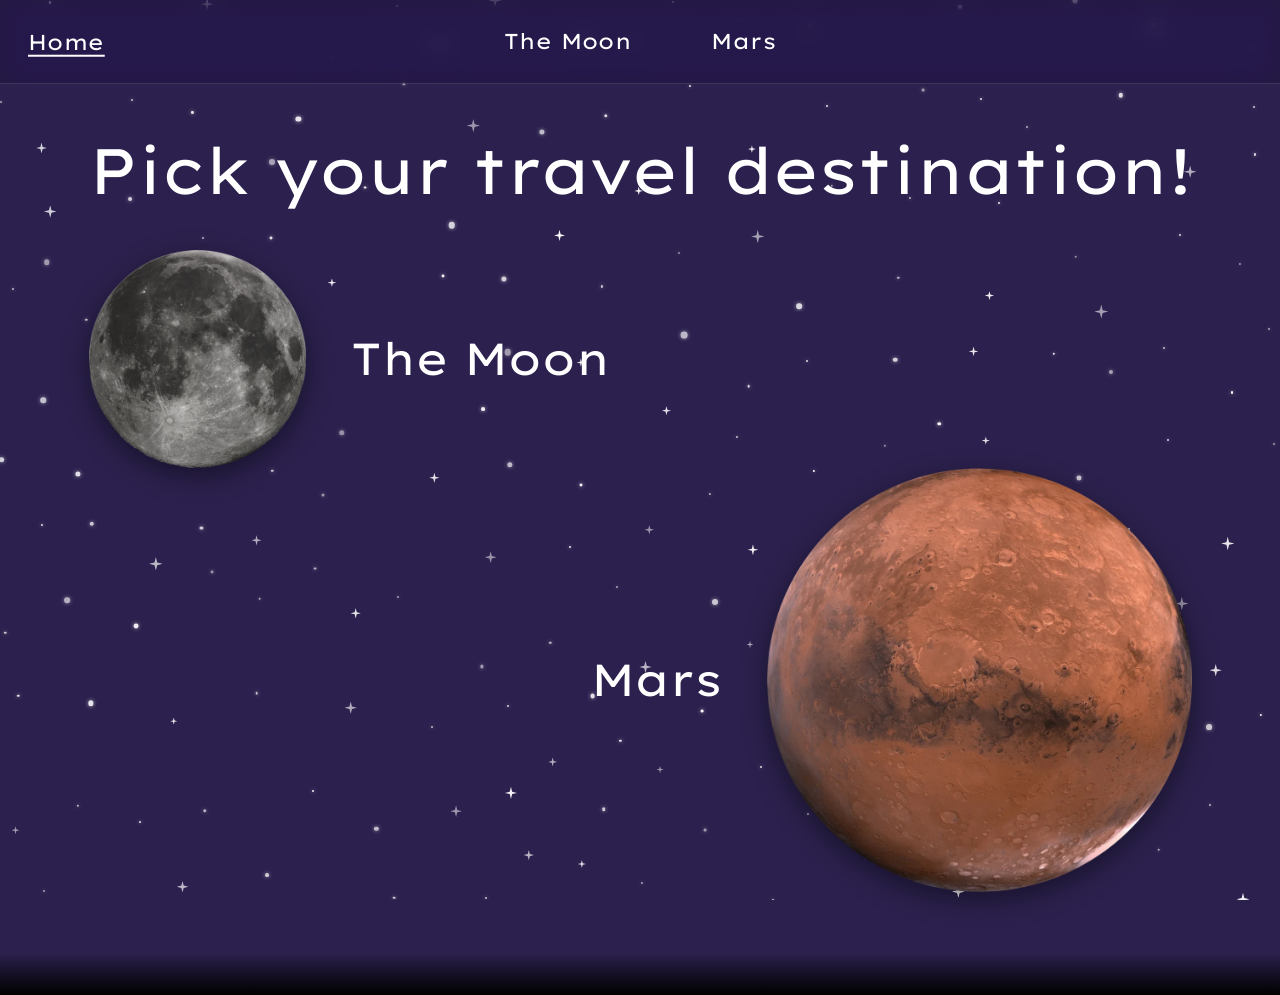
<file: website/index.html>
<!DOCTYPE html>
<html lang="en">
<head>
  <meta charset="UTF-8">
  <meta name="viewport" content="width=device-width, initial-scale=1.0">
  <title>Pick your travel destination!</title>

  <!-- Load the Lexend Exa font from Google Fonts -->
  <link rel="preconnect" href="https://fonts.googleapis.com">
  <link rel="preconnect" href="https://fonts.gstatic.com" crossorigin>
  <link href="https://fonts.googleapis.com/css2?family=Lexend+Exa:wght@300;400;500;700&display=swap" rel="stylesheet">

  <!-- Same stylesheet as the Moon & Mars pages -->
  <link rel="stylesheet" href="style.css">
  <!-- Styles only for the home page -->
  <link rel="stylesheet" href="home.css">
  <!-- NEW: random stars in the background -->
  <link rel="stylesheet" href="stars.css">
  <!-- NEW: the small-screen menu -->
  <link rel="stylesheet" href="menu.css">
</head>
<body class="page-home">

  <!-- Frosted top bar, stays on screen while scrolling -->
  <nav class="topbar">
    <!-- NEW: small screens: button with three lines that turn into a cross -->
    <button class="menu-button" type="button" data-toggle aria-expanded="false" aria-controls="mobile-menu"
            aria-label="Open menu" data-label-open="Open menu" data-label-close="Close menu">
      <span></span><span></span><span></span>
    </button>

    <a href="index.html" class="return-link active">Home</a>

    <div class="nav-center">
      <a href="moon.html">The Moon</a>
      <a href="mars.html">Mars</a>
    </div>
  </nav>

  <!-- NEW: small screens: the menu that slides out under the bar -->
  <div class="mobile-menu" id="mobile-menu">
    <a href="index.html" class="active" aria-current="page">Home</a>
    <a href="moon.html">The Moon</a>
    <a href="mars.html">Mars</a>
  </div>

  <main class="home">
    <!-- As wide as the title, so the planets line up with its edges -->
    <div class="home-inner">
      <h1>Pick your travel destination!</h1>

      <!-- The whole row (picture + name) is one big button,
           so little fingers can't miss it -->
      <div class="destinations">
        <a href="moon.html" class="destination destination-moon">
          <img class="planet" src="images/moon-disk.webp" alt="" width="1000" height="1000">
          <span class="planet-name">The Moon</span>
        </a>

        <a href="mars.html" class="destination destination-mars">
          <span class="planet-name">Mars</span>
          <img class="planet" src="images/mars-disk.webp" alt="" width="1000" height="1000">
        </a>
      </div>
    </div>
  </main>

  <!-- Short fade from the page color into black at the very end -->
  <div class="fade-to-black"></div>

  <!-- NEW: makes the random stars -->
  <script src="stars.js"></script>

  <!-- NEW: opens/closes the small-screen menus -->
  <script src="menu.js"></script>

</body>
</html>
</file>
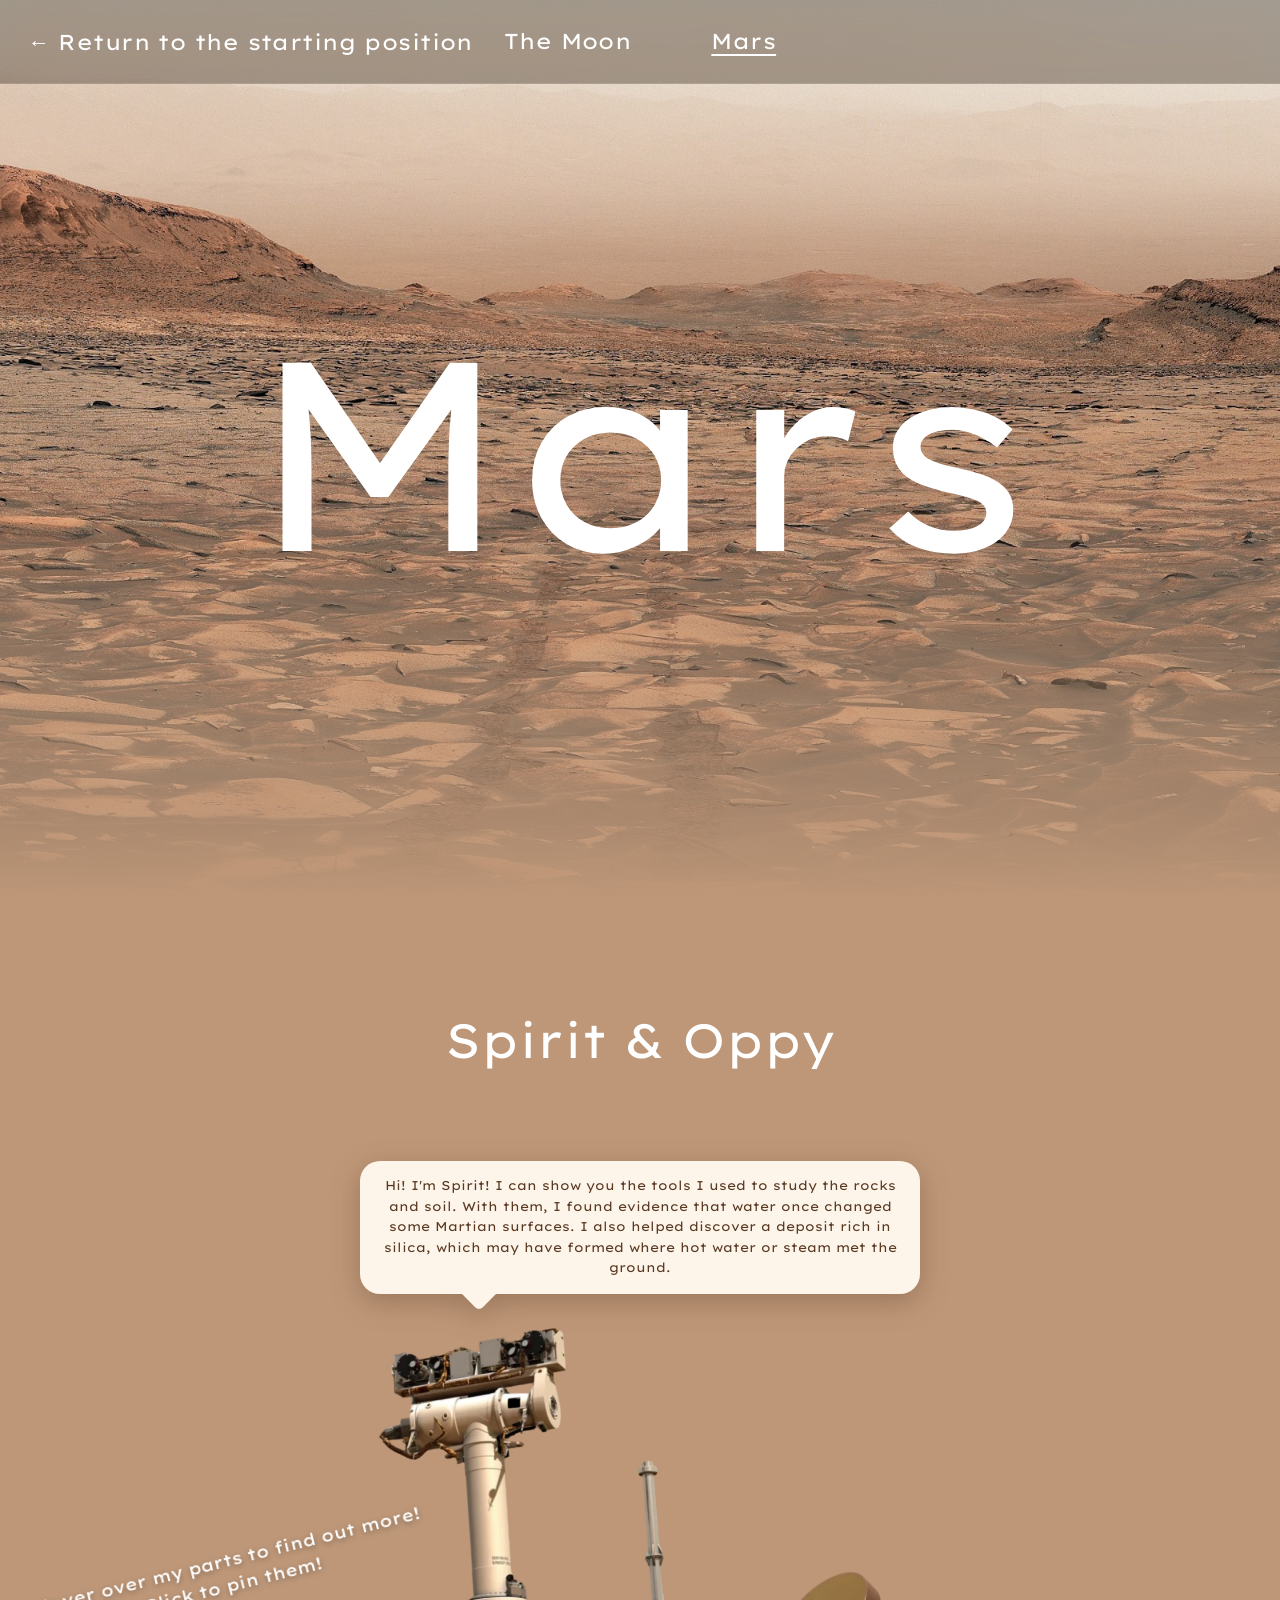
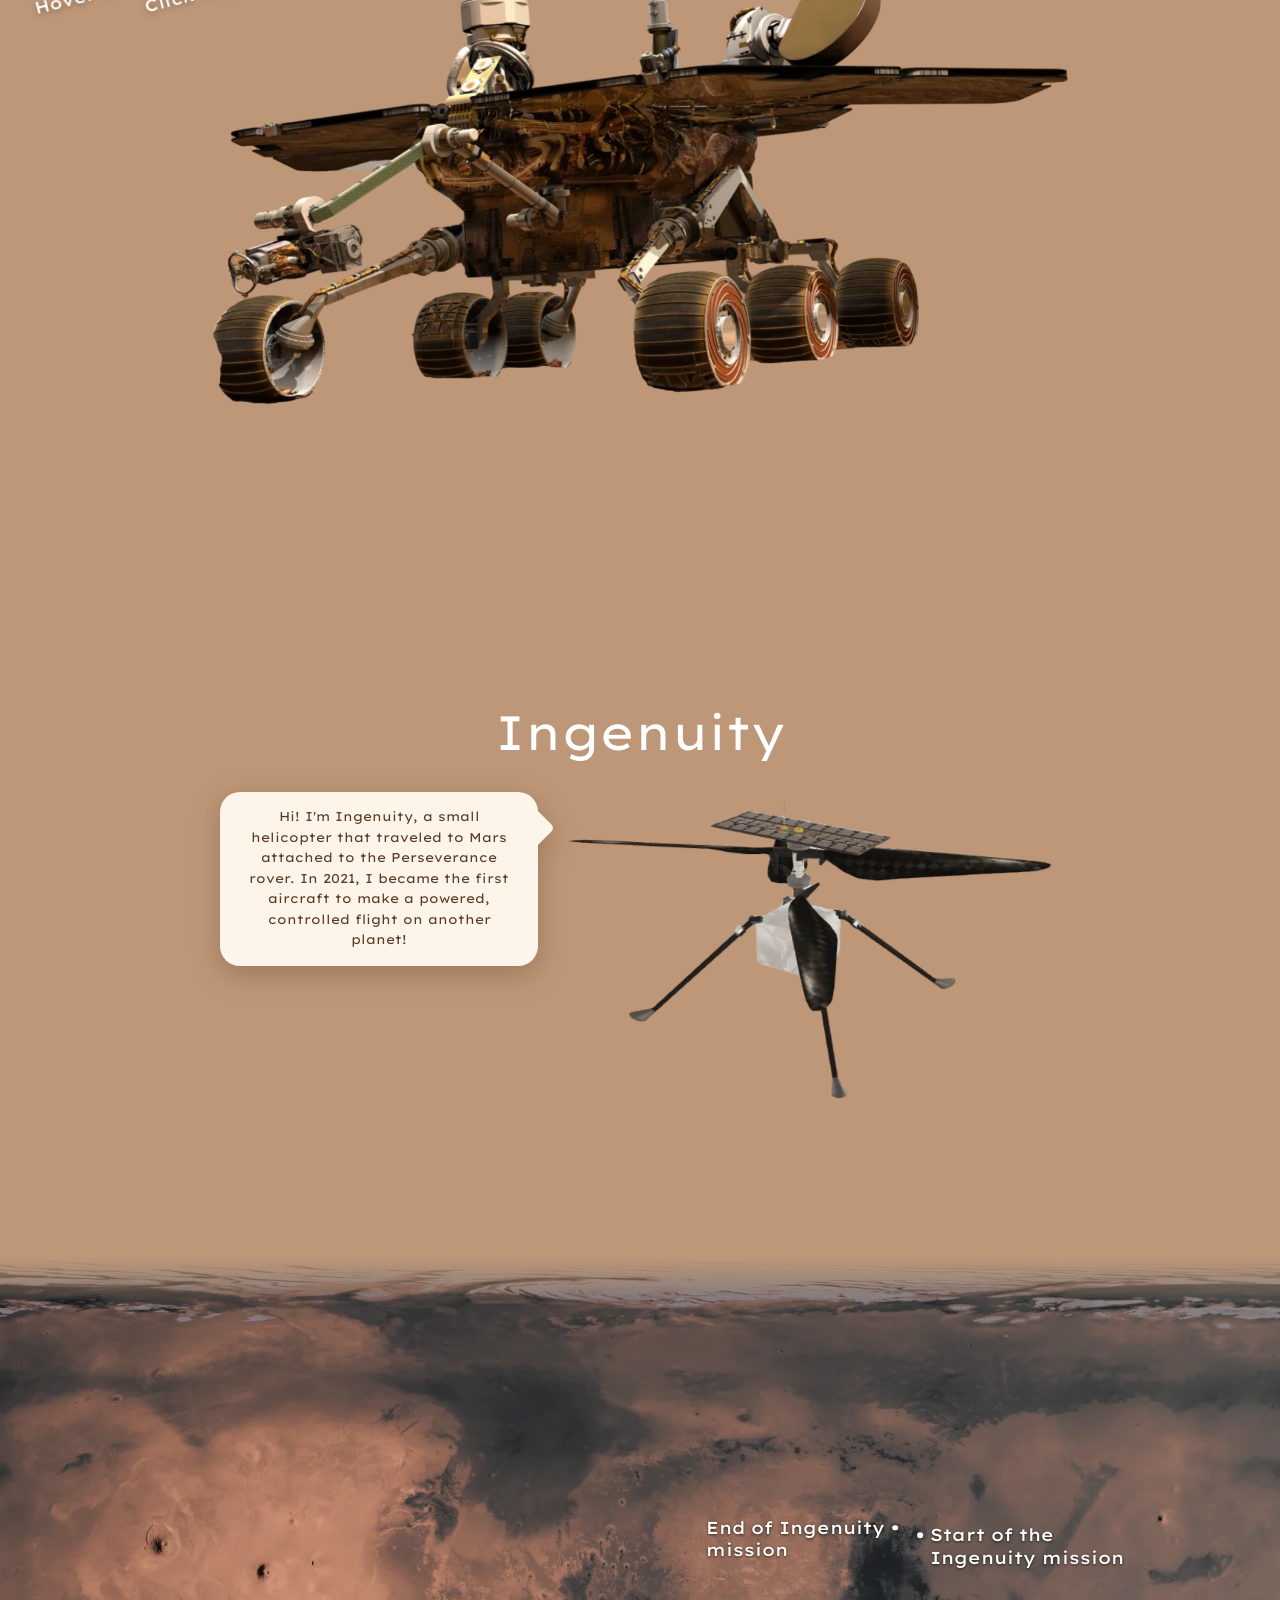
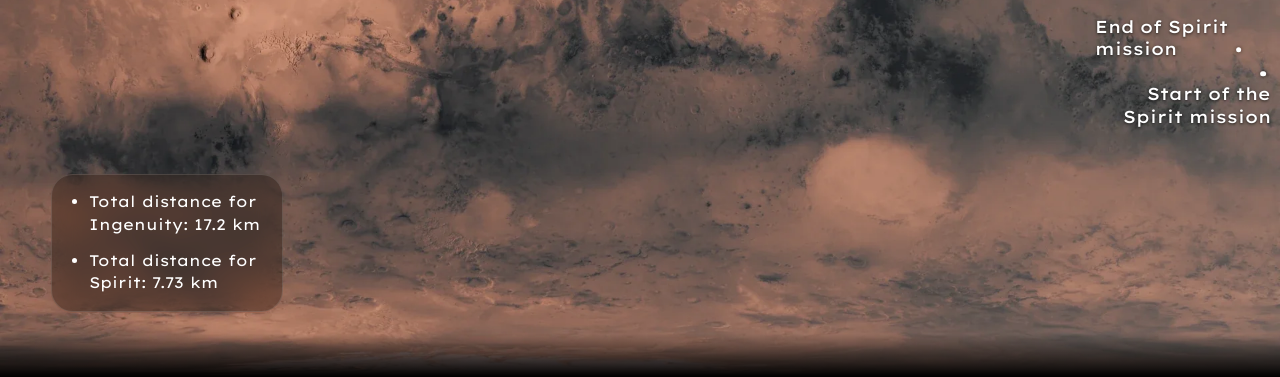
<file: website/mars.html>
<!DOCTYPE html>
<html lang="en">
<head>
  <meta charset="UTF-8">
  <meta name="viewport" content="width=device-width, initial-scale=1.0">
  <title>Mars</title>

  <!-- Load the Lexend Exa font from Google Fonts -->
  <link rel="preconnect" href="https://fonts.googleapis.com">
  <link rel="preconnect" href="https://fonts.gstatic.com" crossorigin>
  <link href="https://fonts.googleapis.com/css2?family=Lexend+Exa:wght@300;400;500;700&display=swap" rel="stylesheet">

  <!-- Our own styles -->
  <link rel="stylesheet" href="style.css">
  <!-- NEW: styles for the pictures with clickable parts + dialogs -->
  <link rel="stylesheet" href="figures.css">
  <!-- NEW: styles for the map at the bottom -->
  <link rel="stylesheet" href="map.css">
  <!-- NEW: the small-screen menu -->
  <link rel="stylesheet" href="menu.css">
</head>
<body class="page-mars">

  <!-- Frosted top bar, stays on screen while scrolling -->
  <nav class="topbar">
    <!-- NEW: small screens: button with three lines that turn into a cross -->
    <button class="menu-button" type="button" data-toggle aria-expanded="false" aria-controls="mobile-menu"
            aria-label="Open menu" data-label-open="Open menu" data-label-close="Close menu">
      <span></span><span></span><span></span>
    </button>

    <a href="index.html" class="return-link">&larr; Return to the starting position</a>

    <div class="nav-center">
      <a href="moon.html">The Moon</a>
      <a href="mars.html" class="active">Mars</a>
    </div>
  </nav>

  <!-- NEW: small screens: the menu that slides out under the bar -->
  <div class="mobile-menu" id="mobile-menu">
    <a href="index.html">Home</a>
    <a href="moon.html">The Moon</a>
    <a href="mars.html" class="active" aria-current="page">Mars</a>
  </div>

  <!-- Big picture at the top with "Mars" in the middle -->
  <header class="hero">
    <h1>Mars</h1>
  </header>

  <!-- Your actual page content goes here -->
  <main class="content">
    <!-- NEW: Spirit & Oppy. Hover a part to peek, click it to keep the dialog open -->
    <h2 class="figure-title">Spirit &amp; Oppy</h2>

    <section class="figure fig-mer">
      <!-- Dialogs above the rover. data-part must match the part it belongs to.
           "default" shows when nothing is picked. -->
      <div class="bubbles">
        <div class="bubble" data-part="default">
          <p>Hi! I'm Spirit! I can show you the tools I used to study the rocks and soil. With them, I found evidence that water once changed some Martian surfaces. I also helped discover a deposit rich in silica, which may have formed where hot water or steam met the ground.</p>
        </div>

        <div class="bubble" data-part="wheels">
          <h3>Rocker-bogie system</h3>
          <div class="bubble-body">
            <img src="images/rocker-bogie.webp" alt="Close-up of the rover's wheels and the metal rocker-bogie arms that connect them, on rocky Martian ground">
            <p>My mobility system folded up to fit inside my lander for the trip to Mars. After landing, it unfolded and locked into place, ready to carry me across the surface.</p>
          </div>
        </div>

        <div class="bubble" data-part="pancam">
          <div class="bubble-body">
            <p>My Pancam takes two pictures of the same landscape from slightly different positions, just like your two eyes do. Put together, they make an anaglyph stereo image like this one, which shows depth on a flat, two-dimensional picture!</p>
            <img class="wide" src="images/pancam-color.webp" alt="A red and blue 3D picture of a rocky Martian plain with a hill in the distance and the rover's shadow in front">
          </div>
        </div>
      </div>

      <div class="figure-picture">
        <img src="images/rover.webp" alt="Spirit, a six-wheeled Mars rover with wing-like solar panels and a tall camera mast">

        <!-- The tilted "how to use me" text. Fades away after the first hover/click. -->
        <!-- Mouse: "Hover...". Touchscreen: "Press..." (switched in figures.css) -->
        <p class="figure-hint" aria-hidden="true">
          <span class="hint-mouse">Hover over my parts to find out more!<br>Click to pin them!</span>
          <span class="hint-touch">Press on my parts to find out more!</span>
        </p>

        <!-- Clickable parts. clip-path = a rough area around the part;
             the white outline itself hugs the real edges of the picture. -->
        <div class="part" data-part="wheels">
          <img src="images/rover.webp" alt="" style="clip-path: polygon(0% 100%, 0% 83.2%, 10.9% 83.2%, 13.2% 82.1%, 19.1% 79.8%, 22.4% 77.1%, 24.4% 73.4%, 26.4% 71.8%, 29.8% 71.6%, 29.8% 80.3%, 47.7% 80.3%, 48.8% 78.4%, 50.3% 75%, 52.1% 71.5%, 55.4% 70.5%, 60.6% 63.8%, 62.2% 63.8%, 65.7% 74%, 72.6% 73.8%, 83.2% 77.1%, 83.2% 100%)">
        </div>

        <div class="part" data-part="pancam">
          <img src="images/rover.webp" alt="" style="clip-path: polygon(19.8% 0%, 44.2% 0%, 44.2% 17.4%, 37.1% 17.7%, 35.5% 20.3%, 19.8% 20.3%)">
        </div>
      </div>

      <!-- Extra boxes UNDER the rover. Only shows with its part. -->
      <div class="notes">
        <div class="bubble" data-part="pancam">
          <div class="bubble-body">
            <p>Pancam also uses filters to detect light at wavelengths from about 400 to 1,100 nanometers. Some of this light is near-infrared, which our eyes cannot see. Different rocks and soils reflect light differently, and scientists study these patterns to help identify what they are made of.</p>
            <img class="cutout" src="images/pancam-head.webp" alt="The Pancam camera head on top of the rover's mast">
          </div>
        </div>
      </div>
    </section>

    <!-- NEW: Ingenuity. Dialog on the left, arrow pointing at the helicopter -->
    <h2 class="figure-title">Ingenuity</h2>

    <section class="figure fig-ingenuity fig-side">
      <div class="bubbles">
        <div class="bubble" data-part="default">
          <p>Hi! I'm Ingenuity, a small helicopter that traveled to Mars attached to the Perseverance rover. In 2021, I became the first aircraft to make a powered, controlled flight on another planet!</p>
        </div>

        <div class="bubble" data-part="panel">
          <div class="bubble-body">
            <img class="cutout" src="images/solar-panel.webp" alt="Ingenuity's rectangular solar panel, covered in small solar cells">
            <p>I used my solar panel to charge my batteries. They gave me the energy to fly and to run the heaters that kept me warm at night.</p>
          </div>
        </div>

        <div class="bubble" data-part="rotors">
          <p>I had four carbon-fiber blades arranged in two rotors. They spun in opposite directions at about 2,400 revolutions per minute. Mars has very thin air, so my rotors had to spin fast to push enough air to lift me.</p>
        </div>
      </div>

      <div class="figure-picture">
        <img src="images/ingenuity.webp" alt="Ingenuity, a small helicopter with two long rotor blades, a solar panel on top and four thin legs">

        <div class="part" data-part="panel">
          <img src="images/ingenuity.webp" alt="" style="clip-path: polygon(29.9% 10.5%, 39.1% 5.5%, 66.6% 14.3%, 60% 20.2%)">
        </div>

        <!-- Two pieces: the top rotor + hub, and the lower blade hanging down -->
        <div class="part" data-part="rotors">
          <img src="images/ingenuity.webp" alt="" style="clip-path: polygon(0% 11.4%, 29.6% 10.9%, 59.9% 20.4%, 66.8% 15%, 100% 19%, 100% 30.4%, 52.7% 30.4%, 52.7% 34%, 44.9% 34%, 41.3% 29.7%, 0% 21.4%)">
          <img src="images/ingenuity.webp" alt="" style="clip-path: polygon(47.2% 33.5%, 45.7% 35.6%, 47.9% 47.5%, 49% 61.8%, 49.7% 68.4%, 51.6% 69.6%, 53.9% 67.9%, 54.9% 59.4%, 55.4% 47.5%, 55.8% 43.2%, 53.4% 39.4%, 50.9% 35.6%, 48.7% 33.3%)">
        </div>
      </div>
    </section>
  </main>

  <!-- NEW: map of where the missions started and ended.
       left/top = the exact spot on the map, in % of its width/height. -->
  <section class="mission-map">
    <div class="map">
      <img src="images/mars-map.webp" alt="Map of Mars showing where the Spirit and Ingenuity missions started and ended" width="1920" height="1080">

      <div class="pin pin-left" style="left: 69.93%; top: 37.60%"><span>End of Ingenuity<br>mission</span></div>
      <div class="pin pin-right" style="left: 71.86%; top: 38.65%"><span>Start of the<br>Ingenuity mission</span></div>
      <div class="pin pin-left-up" style="left: 96.77%; top: 54.54%"><span>End of Spirit<br>mission</span></div>
      <div class="pin pin-below" style="left: 98.66%; top: 57.86%"><span>Start of the<br>Spirit mission</span></div>

      <!-- NEW: frosted box in the bottom-left corner -->
      <div class="map-facts-wrap">
        <ul class="map-facts" id="map-facts">
          <!-- &nbsp; keeps the number and "km" together on one line -->
          <li>Total distance for<br>Ingenuity: 17.2&nbsp;km</li>
          <li>Total distance for<br>Spirit: 7.73&nbsp;km</li>
        </ul>

        <!-- NEW: small screens: the arrow that slides the box out / back in -->
        <button class="facts-button" type="button" data-toggle aria-expanded="false" aria-controls="map-facts"
                aria-label="Show mission distances" data-label-open="Show mission distances" data-label-close="Hide mission distances"></button>
      </div>
    </div>
  </section>

  <!-- Short fade from the page color into black at the very end -->
  <div class="fade-to-black"></div>

  <!-- NEW: the filter that draws the thick outline around the parts -->
  <svg width="0" height="0" style="position: absolute" aria-hidden="true">
    <filter id="outline" x="-10%" y="-10%" width="120%" height="120%">
      <feGaussianBlur in="SourceAlpha" stdDeviation="4"/>
      <feComponentTransfer result="fat">
        <feFuncA type="linear" slope="20" intercept="-1"/>
      </feComponentTransfer>
      <feFlood flood-color="#ffffff"/>
      <feComposite in2="fat" operator="in"/>
      <feMerge>
        <feMergeNode/>
        <feMergeNode in="SourceGraphic"/>
      </feMerge>
    </filter>
  </svg>

  <!-- NEW: makes the parts clickable -->
  <script src="figures.js"></script>

  <!-- NEW: opens/closes the small-screen menus -->
  <script src="menu.js"></script>

</body>
</html>
</file>
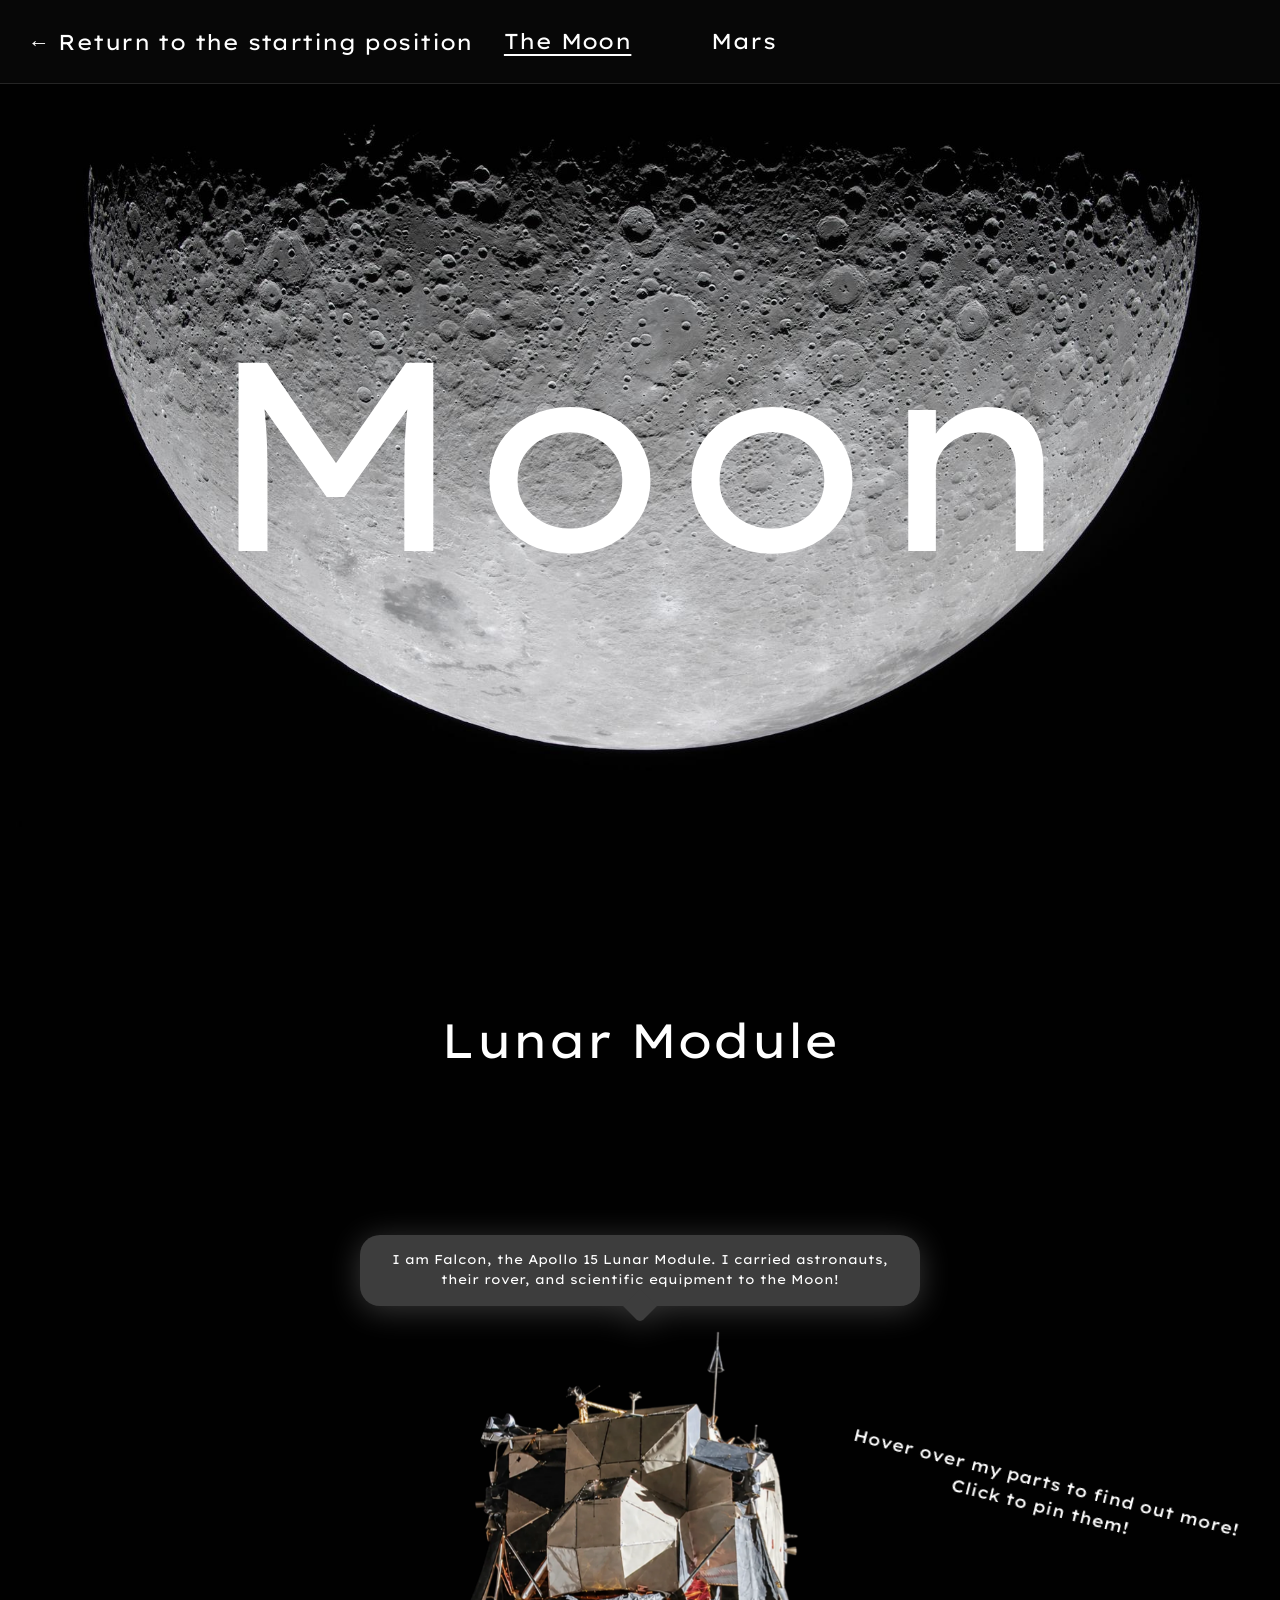
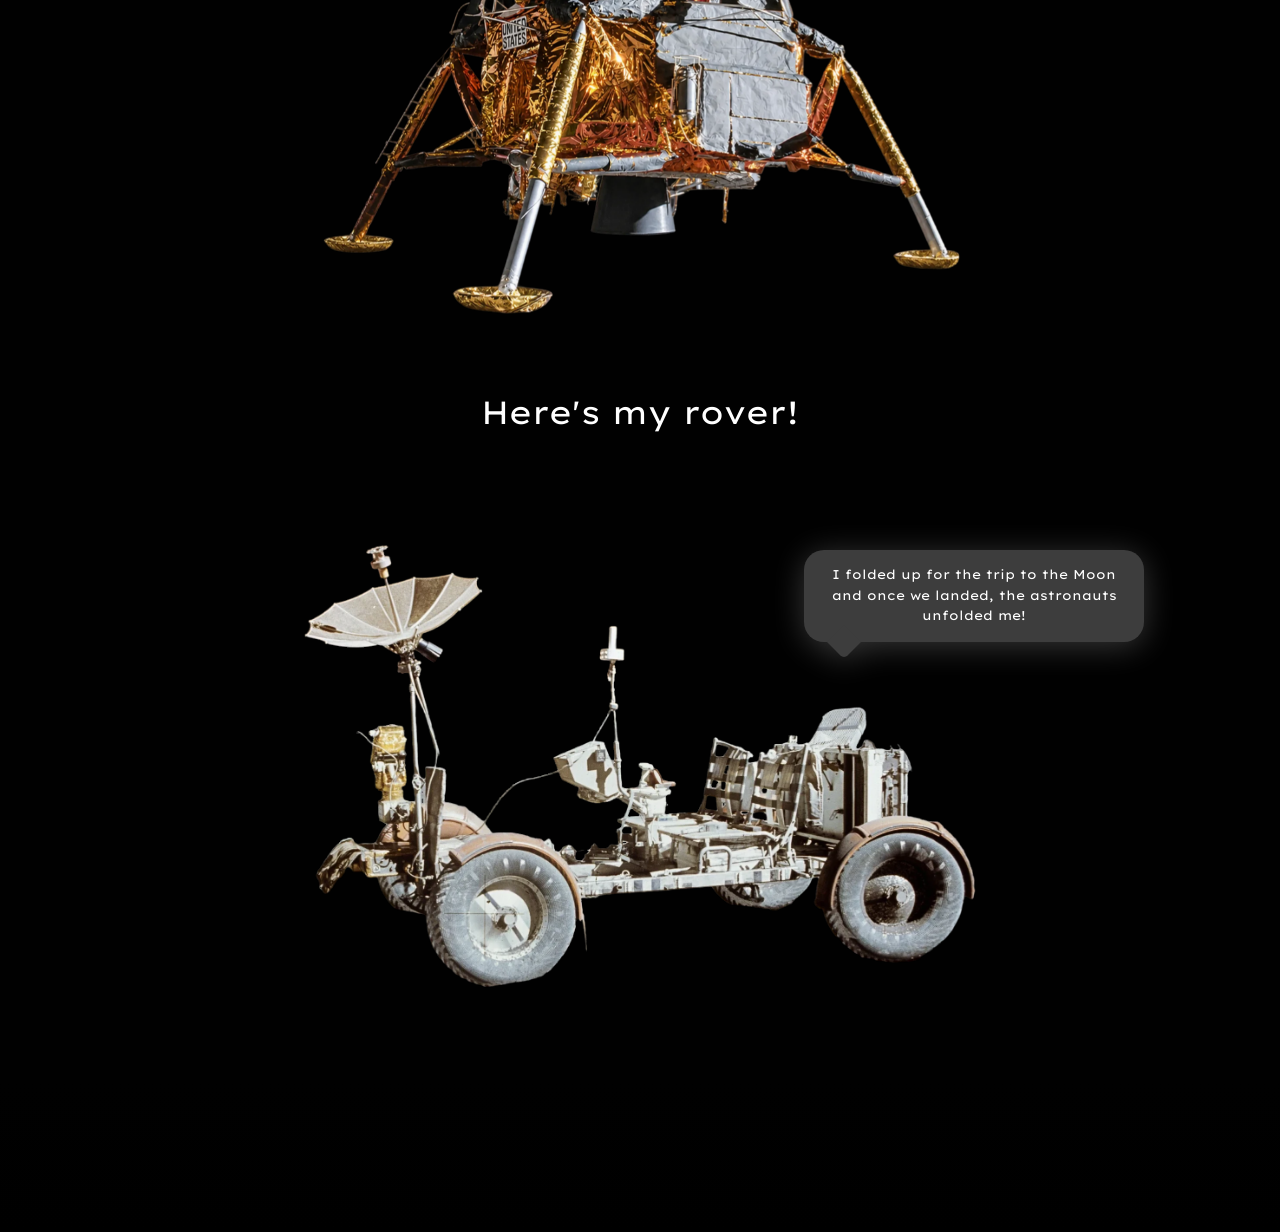
<file: website/moon.html>
<!DOCTYPE html>
<html lang="en">
<head>
  <meta charset="UTF-8">
  <meta name="viewport" content="width=device-width, initial-scale=1.0">
  <title>The Moon</title>

  <!-- Load the Lexend Exa font from Google Fonts -->
  <link rel="preconnect" href="https://fonts.googleapis.com">
  <link rel="preconnect" href="https://fonts.gstatic.com" crossorigin>
  <link href="https://fonts.googleapis.com/css2?family=Lexend+Exa:wght@300;400;500;700&display=swap" rel="stylesheet">

  <!-- Same stylesheet as the Mars page -->
  <link rel="stylesheet" href="style.css">
  <!-- NEW: styles for the pictures with clickable parts + dialogs -->
  <link rel="stylesheet" href="figures.css">
  <!-- NEW: the small-screen menu -->
  <link rel="stylesheet" href="menu.css">
</head>
<body class="page-moon">

  <!-- Frosted top bar, stays on screen while scrolling -->
  <nav class="topbar">
    <!-- NEW: small screens: button with three lines that turn into a cross -->
    <button class="menu-button" type="button" data-toggle aria-expanded="false" aria-controls="mobile-menu"
            aria-label="Open menu" data-label-open="Open menu" data-label-close="Close menu">
      <span></span><span></span><span></span>
    </button>

    <a href="index.html" class="return-link">&larr; Return to the starting position</a>

    <div class="nav-center">
      <a href="moon.html" class="active">The Moon</a>
      <a href="mars.html">Mars</a>
    </div>
  </nav>

  <!-- NEW: small screens: the menu that slides out under the bar -->
  <div class="mobile-menu" id="mobile-menu">
    <a href="index.html">Home</a>
    <a href="moon.html" class="active" aria-current="page">The Moon</a>
    <a href="mars.html">Mars</a>
  </div>

  <!-- Big picture at the top with "Moon" in the middle -->
  <header class="hero">
    <h1>Moon</h1>
  </header>

  <!-- Your actual page content goes here -->
  <main class="content">

    <!-- NEW: Lunar Module. Hover a part to peek, click it to keep the dialog open -->
    <h2 class="figure-title">Lunar Module</h2>

    <section class="figure fig-lm">
      <!-- Dialogs. data-part must match the part it belongs to.
           "default" shows when nothing is picked. -->
      <div class="bubbles">
        <div class="bubble" data-part="default">
          <p>I am Falcon, the Apollo 15 Lunar Module. I carried astronauts, their rover, and scientific equipment to the Moon!</p>
        </div>

        <div class="bubble" data-part="lrrr">
          <h3>Laser Ranging Retroreflector</h3>
          <div class="bubble-body">
            <p>I have 300 tiny glass reflectors. I don't need power: when scientists send a laser pulse from Earth, I bounce it back. By timing how long the light takes to travel to the Moon and back, scientists can measure the Earth-Moon distance very accurately. On average, this takes about 2.56 seconds.</p>
            <img src="images/lrrr.webp" alt="The Laser Ranging Retroreflector: a flat panel full of small round glass reflectors">
          </div>
        </div>

        <div class="bubble" data-part="side">
          <h3>Suprathermal Ion Detector (SIDE)</h3>
          <div class="bubble-body">
            <img src="images/side.webp" alt="SIDE, a small box-shaped science instrument with cables, set up on the Moon">
            <p>This is SIDE! My measurements helped understand how these particles interact with the Moon and how electrically charged its surface can become. These particles came from the Sun and some of them came from the space around Earth.</p>
          </div>
        </div>
      </div>

      <div class="figure-picture">
        <img src="images/lunar-module.webp" alt="Falcon, the Apollo 15 Lunar Module: a gold and silver spacecraft standing on four legs">

        <!-- The tilted "how to use me" text. Fades away after the first hover/click. -->
        <!-- Mouse: "Hover...". Touchscreen: "Press..." (switched in figures.css) -->
        <p class="figure-hint" aria-hidden="true">
          <span class="hint-mouse">Hover over my parts to find out more!<br>Click to pin them!</span>
          <span class="hint-touch">Press on my parts to find out more!</span>
        </p>

        <!-- Clickable parts. clip-path = the area of the part -->
        <div class="part" data-part="lrrr">
          <img src="images/lunar-module.webp" alt="" style="clip-path: polygon(25.9% 48%, 39.8% 48%, 35.9% 72%, 26.1% 71.8%)">
        </div>

        <div class="part" data-part="side">
          <img src="images/lunar-module.webp" alt="" style="clip-path: polygon(59.9% 57.9%, 75.9% 60.2%, 76.3% 60.7%, 76.3% 67.9%, 71.7% 70.9%, 60% 70.9%)">
        </div>
      </div>
    </section>

    <!-- NEW: the Lunar Rover -->
    <h3 class="figure-subtitle">Here's my rover!</h3>

    <section class="figure fig-lrv">
      <div class="bubbles">
        <div class="bubble" data-part="default">
          <p>I folded up for the trip to the Moon and once we landed, the astronauts unfolded me!</p>
        </div>

        <div class="bubble" data-part="antennas">
          <p>I also carried a communications unit with two antennas. A small antenna relayed the astronauts' voices and data while I was moving. When we stopped, they aimed my large dish antenna toward Earth to send TV pictures.</p>
        </div>

        <div class="bubble" data-part="wheels">
          <p>Each wheel had its own motor, and both the front and rear wheels could steer. This helped me carry astronauts and their equipment across the Moon.</p>
        </div>
      </div>

      <div class="figure-picture">
        <img src="images/lunar-rover.webp" alt="The Apollo 15 Lunar Roving Vehicle: a small open car with four big wheels, two seats and a dish antenna">

        <!-- One part can have several pieces: here the big dish + the small antenna -->
        <div class="part" data-part="antennas">
          <img src="images/lunar-rover.webp" alt="" style="clip-path: polygon(0% 0%, 28.1% 0%, 28.1% 11.5%, 24.3% 14.4%, 21.1% 17.8%, 18.5% 19.7%, 16.9% 21%, 14.4% 21.9%, 11.5% 23.6%, 6.4% 24.1%, 0% 23.1%)">
          <img src="images/lunar-rover.webp" alt="" style="clip-path: polygon(43.4% 17.3%, 48.5% 17.3%, 48.5% 26.6%, 43.4% 26.6%)">
        </div>

        <!-- The wheels: front and back -->
        <div class="part" data-part="wheels">
          <img src="images/lunar-rover.webp" alt="" style="clip-path: polygon(21.7% 71.2%, 25.5% 65.3%, 31.9% 63.8%, 35.2% 64.7%, 36.6% 67.2%, 38.4% 69.3%, 39.6% 71.4%, 40.7% 73.6%, 41% 75.9%, 41.4% 78.1%, 41.7% 80.2%, 42% 82.4%, 41.2% 83.5%, 41.2% 100%, 19.1% 100%, 19% 84.7%, 19% 77%)">
          <img src="images/lunar-rover.webp" alt="" style="clip-path: polygon(78.2% 94.8%, 76.9% 87.1%, 75.7% 83%, 75.3% 78.3%, 76.6% 75.8%, 77.1% 73.3%, 78% 70.8%, 79.1% 68.5%, 80.5% 66.4%, 82.3% 64.5%, 84.2% 63%, 86.8% 62.3%, 91.3% 61.6%, 97% 62.6%, 100% 68.3%, 100% 94.8%)">
        </div>
      </div>
    </section>
  </main>

  <!-- Short fade from the page color into black at the very end -->
  <div class="fade-to-black"></div>

  <!-- NEW: the filter that draws the thick outline around parts -->
  <svg width="0" height="0" style="position: absolute" aria-hidden="true">
    <filter id="outline" x="-10%" y="-10%" width="120%" height="120%">
      <feGaussianBlur in="SourceAlpha" stdDeviation="4"/>
      <feComponentTransfer result="fat">
        <feFuncA type="linear" slope="20" intercept="-1"/>
      </feComponentTransfer>
      <feFlood flood-color="#ffffff"/>
      <feComposite in2="fat" operator="in"/>
      <feMerge>
        <feMergeNode/>
        <feMergeNode in="SourceGraphic"/>
      </feMerge>
    </filter>
  </svg>

  <!-- NEW: makes the parts clickable -->
  <script src="figures.js"></script>

  <!-- NEW: opens/closes the small-screen menus -->
  <script src="menu.js"></script>

</body>
</html>
</file>
<file: website/style.css>
/* ---------- Page settings (each page picks its own) ---------- */

.page-mars {
  --page-color: #be9778;
  --hero-image: url('images/mars.jpg');
  --hero-overlay: linear-gradient(to bottom, rgba(190, 151, 120, 0) 55%, #be9778 100%);
  --bar-tint: rgba(30, 20, 15, 0.35);      /* warm brown tint */
}

.page-home {
  --page-color: #2c214e;
  --bar-tint: rgba(20, 14, 40, 0.35);      /* dark purple tint */
}

.page-moon {
  --page-color: #010101;
  --hero-image: url('images/moon.jpg');
  --hero-overlay: none;                     /* photo already ends in black, no blend */
  --bar-tint: rgba(20, 20, 20, 0.35);      /* neutral grey tint */
}

/* ---------- Whole page ---------- */

* {
  box-sizing: border-box;
}

html {
  scroll-behavior: smooth;
}

body {
  margin: 0;
  background-color: var(--page-color);
  color: #ffffff;
  font-family: 'Lexend Exa', sans-serif;
  line-height: 1.6;
}

/* ---------- Frosted top bar ---------- */

.topbar {
  position: fixed;
  top: 0;
  left: 0;
  width: 100%;
  height: 84px;                      /* about 1.5 cm on your screen (70px = 1.25 cm) */
  z-index: 1000;

  display: flex;
  justify-content: center;
  align-items: center;

  background: var(--bar-tint, rgba(30, 20, 15, 0.35));
  backdrop-filter: blur(14px) saturate(140%);
  -webkit-backdrop-filter: blur(14px) saturate(140%);
  border-bottom: 1px solid rgba(255, 255, 255, 0.12);
  view-transition-name: topbar;      /* keeps the bar steady when switching pages */
}

.topbar a {
  color: #ffffff;
  text-decoration: none;
  font-size: 1.35rem;
  letter-spacing: 0.02em;
  transition: opacity 0.2s;
}

.topbar a:hover {
  opacity: 0.7;
}

.return-link {
  position: absolute;
  left: 28px;
  top: 50%;
  transform: translateY(-50%);
}

.nav-center {
  display: flex;
  gap: 80px;
}

.topbar a.active {
  text-decoration: underline;
  text-underline-offset: 5px;
}

/* ---------- Picture at the top ---------- */

.hero {
  height: 100vh;
  display: flex;
  justify-content: center;
  align-items: center;

  background-image: var(--hero-overlay), var(--hero-image);
  background-size: cover;
  background-position: center;
}

.hero h1 {
  margin: 0;
  font-size: clamp(5rem, 21vw, 20rem);
  font-weight: 400;
  color: #ffffff;
  user-select: none;
  animation: rise-in 0.6s cubic-bezier(0.22, 1, 0.36, 1) both;
}

@keyframes rise-in {
  from {
    opacity: 0;
    transform: translateY(40px) scale(0.92);
  }
  to {
    opacity: 1;
    transform: translateY(0) scale(1);
  }
}

/* ---------- Page content ---------- */

.content {
  max-width: 1400px;
  margin: 0 auto;
  padding: 50px 6vw;
  font-size: 1.3rem;
}

/* ---------- Fade into black at the end ---------- */

.fade-to-black {
  height: 150px;
  background: linear-gradient(to bottom, var(--page-color), var(--end-color, #000000));
}

/* ---------- Smooth switching between pages ---------- */

@view-transition {
  navigation: auto;
}

::view-transition-old(root),
::view-transition-new(root) {
  animation-duration: 0.4s;
}

/* ---------- Respect people who turn off animations ---------- */

@media (prefers-reduced-motion: reduce) {
  .hero h1 {
    animation: none;
  }

  @view-transition {
    navigation: none;
  }
}
</file>
<file: website/home.css>
/* ==========================================================
   HOME PAGE  (index.html)
   Pick the Moon or Mars. Click a planet (or its name) to go there.
   ========================================================== */

.home {
  /* Fill the screen, so the fade sits at the very bottom
     (3.375vw = the height of the fade, see the bottom of this file) */
  min-height: calc(100vh - 3.375vw);
  padding: 130px 6vw 60px;            /* 84px top bar + some air */

  /* Real-life sizes: Mars is 1.951x wider than the Moon
     (Moon radius 1,737.4 km, Mars radius 3,389.5 km).
     Only change --moon-size; Mars follows automatically. */
  --moon-size: clamp(120px, 17vw, 300px);
  --mars-size: calc(var(--moon-size) * 1.951);
}

/* Shrinks to the width of the title and sits in the middle.
   The Moon starts where the title starts, Mars ends where it ends. */
.home-inner {
  width: fit-content;
  margin: 0 auto;
}

/* ---------- Title ---------- */

.home h1 {
  margin: 0 0 40px;
  text-align: center;
  font-size: clamp(2rem, 5vw, 4rem);
  font-weight: 400;
  line-height: 1.25;
  user-select: none;
  animation: rise-in 0.6s cubic-bezier(0.22, 1, 0.36, 1) both;
}

/* ---------- The two planets ---------- */

/* Moon on the left edge, Mars on the right edge */
.destinations {
  display: flex;
  flex-direction: column;
}

.destination {
  display: flex;
  align-items: center;                /* name's middle = planet's middle */
  gap: clamp(20px, 3.5vw, 64px);
  color: #ffffff;
  text-decoration: none;
  border-radius: 999px;               /* round focus ring for keyboard users */
}

.destination-moon {
  align-self: flex-start;
}

.destination-mars {
  align-self: flex-end;
}

.planet {
  display: block;
  height: auto;
  user-select: none;
  -webkit-user-drag: none;

  /* Small shadow under the planet. drop-shadow (not box-shadow)
     follows the round shape instead of the square picture box. */
  filter: drop-shadow(0 8px 14px rgba(0, 0, 0, 0.45));
  transition: transform 0.25s cubic-bezier(0.22, 1, 0.36, 1),
              filter 0.25s cubic-bezier(0.22, 1, 0.36, 1);
}

.destination-moon .planet {
  width: var(--moon-size);
}

.destination-mars .planet {
  width: var(--mars-size);
}

.planet-name {
  font-size: clamp(1.4rem, 3.5vw, 3rem);
  user-select: none;
  transition: transform 0.25s cubic-bezier(0.22, 1, 0.36, 1);
}

/* The name grows away from its planet, so they never bump into each other */
.destination-moon .planet-name {
  transform-origin: left center;
}

.destination-mars .planet-name {
  transform-origin: right center;
}

/* Planet AND name grow a little when you point at either one
   = "you can click me!" */
.destination:hover .planet,
.destination:focus-visible .planet,
.destination:hover .planet-name,
.destination:focus-visible .planet-name {
  transform: scale(1.06);
}

/* ...and its shadow gets bigger and softer, like it lifts off the page */
.destination:hover .planet,
.destination:focus-visible .planet {
  filter: drop-shadow(0 16px 24px rgba(0, 0, 0, 0.5));
}

.destination:focus-visible {
  outline: 3px solid #ffffff;
  outline-offset: 8px;
}

/* ---------- Fade into black at the end ---------- */

/* Same short fade as under the Mars map: that map is full width and 16:9,
   and fades over its last 6%, so 6% x 9/16 = 3.375% of the screen width */
.page-home .fade-to-black {
  height: 3.375vw;
}

/* ---------- Respect people who turn off animations ---------- */

@media (prefers-reduced-motion: reduce) {
  .home h1 {
    animation: none;
  }

  .planet,
  .planet-name {
    transition: none;
  }
}
</file>
<file: website/stars.css>
/* ==========================================================
   STARS in the background (made by stars.js)
   ========================================================== */

/* Covers the whole screen, behind everything, can't be clicked */
.stars {
  position: fixed;
  inset: 0;
  z-index: -1;
  overflow: hidden;
  pointer-events: none;
}

/* Small stars = soft round dots */
.star {
  position: absolute;
  border-radius: 50%;
  background: #ffffff;
  box-shadow: 0 0 4px rgba(255, 255, 255, 0.7);
  transform: translate(-50%, -50%);   /* the star's middle sits on its spot */
}

/* Bigger stars = 4-pointed sparkle shape */
.star.big {
  border-radius: 0;
  box-shadow: none;
  clip-path: polygon(50% 0%, 60% 40%, 100% 50%, 60% 60%, 50% 100%, 40% 60%, 0% 50%, 40% 40%);
}
</file>
<file: website/menu.css>
/* ==========================================================
   SMALL-SCREEN TOP MENU (all pages)
   Below 1280px the full top bar doesn't fit anymore, so it turns
   into a button with three lines that opens the links under the bar.
   ========================================================== */

/* Big screens: not needed */
.menu-button,
.mobile-menu {
  display: none;
}

@media (max-width: 1279px) {
  /* The bar stays, just slimmer and without the links in it */
  .topbar {
    height: 64px;
  }

  .topbar .return-link,
  .topbar .nav-center {
    display: none;
  }

  /* ---------- The three lines (left, centered top-to-bottom) ---------- */

  .menu-button {
    display: flex;
    flex-direction: column;
    justify-content: center;
    gap: 6px;
    position: absolute;
    left: 14px;
    top: 50%;
    transform: translateY(-50%);
    width: 44px;                      /* big enough for a finger */
    height: 44px;
    padding: 0 10px;
    background: none;
    border: 0;
    border-radius: 12px;
    cursor: pointer;
    -webkit-tap-highlight-color: transparent;
  }

  .menu-button span {
    display: block;
    width: 100%;
    height: 2.5px;
    border-radius: 2px;
    background: #ffffff;
    transition: transform 0.4s cubic-bezier(0.22, 1, 0.36, 1),
                opacity 0.25s ease;
  }

  /* Open: the middle line fades out, the other two meet in the middle
     (6px gap + 2.5px line = 8.5px) and turn into a cross */
  .menu-button[aria-expanded="true"] span:nth-child(1) {
    transform: translateY(8.5px) rotate(45deg);
  }

  .menu-button[aria-expanded="true"] span:nth-child(2) {
    opacity: 0;
  }

  .menu-button[aria-expanded="true"] span:nth-child(3) {
    transform: translateY(-8.5px) rotate(-45deg);
  }

  .menu-button:focus-visible {
    outline: 2px solid #ffffff;
    outline-offset: 2px;
  }

  /* ---------- The menu under the bar ---------- */

  /* Same frosty look as the bar. It sits BEHIND the bar (z-index 999 < 1000),
     so it slides out from underneath it. */
  .mobile-menu {
    display: flex;
    justify-content: center;
    gap: clamp(24px, 8vw, 64px);
    position: fixed;
    top: 64px;
    left: 0;
    width: 100%;
    z-index: 999;
    padding: 16px 20px;

    background: var(--bar-tint, rgba(30, 20, 15, 0.35));
    backdrop-filter: blur(14px) saturate(140%);
    -webkit-backdrop-filter: blur(14px) saturate(140%);
    border-bottom: 1px solid rgba(255, 255, 255, 0.12);

    /* closed */
    opacity: 0;
    transform: translateY(-100%);
    visibility: hidden;               /* also stops the hidden links getting keyboard focus */
    transition: transform 0.45s cubic-bezier(0.22, 1, 0.36, 1),
                opacity 0.3s ease,
                visibility 0s linear 0.45s;
  }

  .mobile-menu.open {
    opacity: 1;
    transform: translateY(0);
    visibility: visible;
    transition: transform 0.45s cubic-bezier(0.22, 1, 0.36, 1),
                opacity 0.3s ease,
                visibility 0s;
  }

  .mobile-menu a {
    color: #ffffff;
    text-decoration: none;
    font-size: 1.15rem;
    letter-spacing: 0.02em;
  }

  .mobile-menu a.active {
    text-decoration: underline;
    text-underline-offset: 5px;
  }
}

@media (prefers-reduced-motion: reduce) {
  .menu-button span,
  .mobile-menu,
  .mobile-menu.open {
    transition: none;
  }
}
</file>
<file: website/figures.css>
/* ==========================================================
   FIGURES: pictures with clickable parts + talking dialogs
   Used on the Moon AND Mars pages.
   Hover a part = peek, click a part = it stays open.
   When nothing is picked, the "default" dialog shows.
   ========================================================== */

/* ---------- Colors (each page gets its own) ---------- */

/* Mars: cream dialogs with a warm shadow */
.figure {
  --bubble-bg: #fdf5ea;
  --bubble-text: #5b3a24;
  --bubble-title: #c4572a;
  --bubble-shadow: drop-shadow(0 8px 14px rgba(70, 35, 15, 0.28));
  --outline-shadow: drop-shadow(0 3px 6px rgba(60, 30, 10, 0.35));
}

/* Moon: dark grey dialogs with a soft LIGHT shadow, so they show on black */
.page-moon .figure {
  --bubble-bg: #3d3d3d;
  --bubble-text: #ffffff;
  --bubble-title: #ffffff;
  --bubble-shadow: drop-shadow(0 4px 16px rgba(255, 255, 255, 0.22));
  --outline-shadow: drop-shadow(0 0 6px rgba(255, 255, 255, 0.35));
}

/* ---------- Headings ---------- */

.figure-title {
  margin: 60px 0 30px;
  text-align: center;
  font-size: clamp(1.8rem, 4.5vw, 3rem);
  font-weight: 400;
  line-height: 1.25;
  user-select: none;
}

.figure-subtitle {
  margin: 70px 0 30px;
  text-align: center;
  font-size: clamp(1.4rem, 3vw, 2rem);
  font-weight: 400;
  user-select: none;
}

/* ---------- One figure = dialogs + picture (+ boxes under it) ---------- */

.figure {
  /* How wide the picture gets */
  --fig-w: min(var(--max-w, 520px), 100%);
  /* Where the dialog's arrow points: 0 = left edge of picture, 1 = right edge */
  --tail-x: 0.5;
  /* How far the dialog reaches down INTO the picture (in picture widths) */
  --overlap: 0;
  /* The arrow's spot, worked out from the numbers above. Don't touch. */
  --tail-pos: calc(50% + (var(--tail-x) - 0.5) * var(--fig-w));

  margin: 0 auto 40px;
}

/* All dialogs of one figure sit on top of each other in the SAME spot.
   That spot is as tall as the tallest dialog, so a long text
   never covers the heading above it. */
.bubbles,
.notes {
  display: grid;
  grid-template-columns: minmax(0, 1fr);   /* the cell never grows wider than the page */
  position: relative;
  z-index: 2;
  pointer-events: none;               /* don't block hovering the parts */
  filter: var(--bubble-shadow);
}

.bubbles {
  padding-bottom: 22px;               /* room for the arrow */
  margin-bottom: calc(var(--overlap) * var(--fig-w) * -1);
}

/* Boxes UNDER the picture (like the extra Pancam box) */
.notes {
  margin-top: 22px;
}

.bubble {
  grid-area: 1 / 1;                   /* everyone in the same cell */
  align-self: end;                    /* short dialogs sit near the arrow */
  justify-self: center;
  width: fit-content;                 /* as wide as the text needs... */
  max-width: min(560px, 100%);        /* ...up to this */
  visibility: hidden;
  pointer-events: auto;

  background: var(--bubble-bg);
  color: var(--bubble-text);
  border-radius: 20px;
  padding: 14px 22px 16px;
  font-size: 0.8rem;
  line-height: 1.6;
  text-align: center;
}

.notes .bubble {
  align-self: start;
  max-width: min(640px, 100%);
  font-size: 0.75rem;
}

.bubble.on {
  visibility: visible;
  animation: figure-pop-in 0.25s ease-out;   /* fade in only, no fade out */
}

/* The little arrow, pointing down at the picture */
.bubbles::after {
  content: '';
  position: absolute;
  left: var(--tail-pos);
  bottom: 10px;
  width: 24px;
  height: 24px;
  background: var(--bubble-bg);
  border-bottom-right-radius: 5px;
  transform: translateX(-50%) rotate(45deg);
}

.bubble h3 {
  margin: 0 0 8px;
  font-size: 0.95rem;
  font-weight: 700;
  letter-spacing: 0.06em;
  text-transform: uppercase;
  color: var(--bubble-title);
}

.bubble p {
  margin: 0;
}

/* Wide pictures (like the stereo panorama) get more room */
.bubble img.wide {
  width: 230px;
  max-width: 45%;
}

/* Text + picture side by side. Order = the order in the HTML. */
.bubble-body {
  display: flex;
  align-items: center;
  gap: 16px;
}

.bubble-body p {
  min-width: 0;
  text-align: left;
}

/* Photos = little "stickers" */
.bubble img {
  width: 140px;
  max-width: 40%;
  flex-shrink: 0;
  border: 3px solid #ffffff;
  border-radius: 12px;
  rotate: -2deg;
}

/* Cut-out pictures (transparent background) = no frame, just a shadow */
.bubble img.cutout {
  border: none;
  border-radius: 0;
  rotate: 0deg;
  filter: drop-shadow(0 3px 5px rgba(0, 0, 0, 0.3));
}

/* Colored words, e.g. <span class="c-red">red</span> */
.c-red   { color: #d63a3a; }
.c-green { color: #3a9e4a; }
.c-blue  { color: #3a6fd6; }

/* ---------- The picture + clickable parts ---------- */

.figure-picture {
  position: relative;
  width: var(--fig-w);
  margin: 0 auto;
}

.figure-picture img {
  display: block;
  width: 100%;
  height: auto;
  user-select: none;
  -webkit-user-drag: none;
}

/* A copy of the picture, cut down to one part (clip-path in the HTML).
   The SVG filter #outline draws the thick white line around it. */
.part {
  position: absolute;
  inset: 0;
  opacity: 0;
  pointer-events: none;
  filter: url(#outline) var(--outline-shadow);
}

.part img {
  position: absolute;                 /* a part can have more than one piece */
  top: 0;
  left: 0;
  pointer-events: auto;
  cursor: pointer;
}

.part.on {
  opacity: 1;
  animation: figure-fade-in 0.2s ease-out;
}

/* ---------- The tilted "Hover over my parts..." text ---------- */

/* Small screens: centered under the picture, slightly tilted */
.figure-hint {
  margin: 18px 0 0;
  text-align: center;
  font-size: 0.95rem;
  font-weight: 500;
  line-height: 1.5;
  color: #ffffff;
  text-shadow: 0 2px 6px rgba(0, 0, 0, 0.35);
  rotate: -3deg;
  user-select: none;
  pointer-events: none;
  transition: opacity 0.6s ease;
}

/* Wide screens: beside the machine, tilted more.
   --hint-x / --hint-y / --hint-tilt are set per figure below. */
@media (min-width: 1250px) {
  .figure-hint {
    position: absolute;
    top: var(--hint-y);
    width: max-content;
    margin: 0;
    font-size: 1.05rem;
    rotate: var(--hint-tilt);
  }

  /* text ends at --hint-x (to the LEFT of that spot) */
  .fig-mer .figure-hint {
    right: var(--hint-x);
  }

  /* text starts at --hint-x (to the RIGHT of that spot) */
  .fig-lm .figure-hint {
    left: var(--hint-x);
  }
}

/* Mouse: "Hover over my parts...". Touchscreen (can't hover): "Press on my parts..." */
.hint-touch {
  display: none;
}

@media (hover: none) {
  .hint-mouse {
    display: none;
  }

  .hint-touch {
    display: inline;
  }
}

/* figures.js adds "touched" after the first hover/click: fade away for good */
.figure.touched .figure-hint {
  opacity: 0;
}

/* ---------- Dialog BESIDE the picture (add class "fig-side") ---------- */
/* Dialog on the left, arrow pointing right at the picture.
   On phones there's no room, so it goes back on top. */

@media (min-width: 600px) {
  /* dialog | picture, side by side, centered together */
  .fig-side {
    display: flex;
    justify-content: center;
    align-items: flex-start;
  }

  .fig-side .bubbles {
    flex: 0 1 340px;                  /* up to 340px wide, shrinks if needed */
    min-width: 0;
    padding: 0 22px 0 0;              /* room for the arrow on the right */
    margin: 0;
  }

  .fig-side .bubble {
    align-self: start;
    width: 100%;                      /* exactly as wide as its column, never wider */
  }

  /* pictures may shrink in these narrow dialogs, but not below 80px */
  .fig-side .bubble img {
    flex-shrink: 1;
    min-width: 80px;
  }

  .fig-side .figure-picture {
    flex: 0 0 auto;
    width: min(var(--max-w, 520px), 58%);
    margin: 0;
  }

  /* The arrow sits on the bubble's right edge, pointing right.
     --tail-top = how far down from the top it sits. */
  .fig-side .bubbles::after {
    left: auto;
    right: 10px;
    bottom: auto;
    top: var(--tail-top, 24px);
    transform: rotate(-45deg);
  }
}

/* ---------- Settings for each figure ---------- */

/* Mars: Spirit & Oppy. Arrow points at the camera head. */
.fig-mer {
  --max-w: 880px;
  --hint-x: 74%;                      /* the text ends here, left of the mast */
  --hint-y: 33%;
  --hint-tilt: -14deg;
  --tail-x: 0.317;
}

/* Mars: Ingenuity. Arrow points at the rotor. */
.fig-ingenuity {
  --max-w: 500px;
  --tail-x: 0.49;                     /* phones: arrow under the dialog, at the rotor hub */
  --tail-top: 24px;                   /* wider screens: arrow on the side, near the top */
}

/* Moon: Lunar Module */
.fig-lm {
  --max-w: 640px;
  --hint-x: 82%;                      /* the text starts here, right of the lander */
  --hint-y: 24%;
  --hint-tilt: 14deg;
}

/* Moon: Lunar rover. Dialog on the upper right, arrow over the seats */
.fig-lrv {
  --max-w: 680px;
  --tail-x: 0.8;
  --overlap: 0.18;
}

.fig-lrv .bubble {
  justify-self: start;
  max-width: min(340px, 100%);
  /* start a bit left of the arrow, but never run off the right edge */
  margin-left: clamp(0px, var(--tail-pos) - 40px, 100% - min(340px, 100%));
}

/* Phones: not enough room on the side, so put it above, centered */
@media (max-width: 600px) {
  .fig-lrv {
    --overlap: 0;
  }

  .fig-lrv .bubble {
    justify-self: center;
    margin-left: 0;
  }
}

/* ---------- Animations ---------- */

@keyframes figure-fade-in {
  from { opacity: 0; }
}

@keyframes figure-pop-in {
  from {
    opacity: 0;
    transform: translateY(8px);
  }
}

@media (prefers-reduced-motion: reduce) {
  .part.on,
  .bubble.on {
    animation: none;
  }

  .figure-hint {
    transition: none;
  }
}
</file>
<file: website/map.css>
/* ==========================================================
   MARS MAP at the bottom of the Mars page
   Pins are placed in % of the map, so they stay on the exact
   same spot at every screen size.
   ========================================================== */

/* Full width, so the black fade at the bottom reaches both sides */
.mission-map {
  margin-top: 60px;
}

.map {
  position: relative;
  container-type: inline-size;        /* lets text size follow the map's width (cqw) */
}

.map img {
  display: block;
  width: 100%;
  height: auto;
  user-select: none;
  -webkit-user-drag: none;
}

/* Short fades: page color into the map at the top,
   map into black at the bottom (both cover the unused poles) */
.map::after {
  content: '';
  position: absolute;
  inset: 0;
  pointer-events: none;
  background: linear-gradient(
    to bottom,
    var(--page-color) 0%,
    transparent 6%,
    transparent 94%,
    #000000 100%
  );
}

/* The map now ends the page in black, so the usual
   fade-to-black strip under it isn't needed */
.mission-map + .fade-to-black {
  display: none;
}

/* ---------- Pins ---------- */

/* A pin is a 0x0 point exactly on its spot (left/top in the HTML).
   The dot and the label are placed around that point. */
.pin {
  position: absolute;
  z-index: 1;
  width: 0;
  height: 0;
  font-size: max(1.35cqw, 8px);       /* grows and shrinks with the map */
  font-weight: 500;
  line-height: 1.3;
  color: #ffffff;
  text-shadow: 0 1px 3px rgba(0, 0, 0, 0.7);
}

/* The dot, centered on the spot */
.pin::before {
  content: '';
  position: absolute;
  left: 0;
  top: 0;
  width: max(0.45cqw, 5px);
  height: max(0.45cqw, 5px);
  border-radius: 50%;
  background: #ffffff;
  box-shadow: 0 0 4px rgba(0, 0, 0, 0.6);
  transform: translate(-50%, -50%);
}

.pin span {
  position: absolute;
  width: max-content;
}

/* Label to the RIGHT of the dot, first line level with the dot */
.pin-right span {
  left: 0.6em;
  top: -0.65em;
}

/* Label to the LEFT of the dot, first line level with the dot */
.pin-left span {
  right: 0.6em;
  top: -0.65em;
}

/* Label to the LEFT of the dot, LAST line level with the dot */
.pin-left-up span {
  right: 0.6em;
  bottom: -0.65em;
}

/* Label UNDER the dot, ending just past it (for pins near the right edge) */
.pin-below span {
  right: -0.5em;
  top: 0.55em;
  text-align: right;
}

/* ---------- Frosted box in the bottom-left corner ---------- */

.map-facts-wrap {
  position: absolute;
  z-index: 1;
  left: 4%;
  bottom: 9%;                         /* stays above the black fade */
}

/* Same look as the top bar: same tint, blur, and thin light border */
.map-facts {
  width: max-content;                 /* as wide as the longest line */
  margin: 0;
  padding: 1.1em 1.4em 1.1em 2.4em;   /* extra room on the left for the bullets */

  background: var(--bar-tint, rgba(30, 20, 15, 0.35));
  backdrop-filter: blur(14px) saturate(140%);
  -webkit-backdrop-filter: blur(14px) saturate(140%);
  border: 1px solid rgba(255, 255, 255, 0.12);
  border-radius: 1.4em;

  font-size: max(1.2cqw, 8px);        /* grows and shrinks with the map */
  line-height: 1.45;
  color: #ffffff;
  list-style: disc;
}

.map-facts li + li {
  margin-top: 0.9em;                  /* the gap between the two facts */
}

.map-facts li::marker {
  color: #ffffff;
}

/* The arrow button only exists on small screens */
.facts-button {
  display: none;
}

/* ---------- Small screens: the box hides behind an arrow ---------- */

@media (max-width: 800px) {
  /* button + box, centered at the bottom of the map */
  .map-facts-wrap {
    left: 50%;
    bottom: 8%;
    transform: translateX(-50%);
    display: flex;
    flex-direction: column;
    align-items: center;
    width: max-content;
  }

  /* The box: readable size, folded away until the arrow is pressed */
  .map-facts {
    margin-bottom: 8px;
    font-size: 0.8rem;
    transform-origin: bottom center;

    /* closed: smaller, a bit lower, invisible */
    opacity: 0;
    transform: translateY(18px) scale(0.92);
    visibility: hidden;
    transition: opacity 0.3s ease,
                transform 0.45s cubic-bezier(0.22, 1, 0.36, 1),
                visibility 0s linear 0.45s;
  }

  /* open: slides up with a tiny bounce */
  .map-facts.open {
    opacity: 1;
    transform: translateY(0) scale(1);
    visibility: visible;
    transition: opacity 0.3s ease,
                transform 0.55s cubic-bezier(0.34, 1.4, 0.64, 1),
                visibility 0s;
  }

  /* The arrow button: a small frosted pill, same look as the bar */
  .facts-button {
    display: grid;
    place-items: center;
    width: 54px;
    height: 32px;
    padding: 0;
    background: var(--bar-tint, rgba(30, 20, 15, 0.35));
    backdrop-filter: blur(14px) saturate(140%);
    -webkit-backdrop-filter: blur(14px) saturate(140%);
    border: 1px solid rgba(255, 255, 255, 0.12);
    border-radius: 999px;
    cursor: pointer;
    -webkit-tap-highlight-color: transparent;
  }

  /* The arrow without a stem: two sides of a square, turned 45deg = "^" */
  .facts-button::before {
    content: '';
    width: 9px;
    height: 9px;
    border-top: 2.5px solid #ffffff;
    border-left: 2.5px solid #ffffff;
    border-radius: 1px;
    transform: translateY(2px) rotate(45deg);
    transition: transform 0.5s cubic-bezier(0.22, 1, 0.36, 1);
  }

  /* open: it spins around to point down */
  .facts-button[aria-expanded="true"]::before {
    transform: translateY(-2px) rotate(225deg);
  }

  .facts-button:focus-visible {
    outline: 2px solid #ffffff;
    outline-offset: 2px;
  }
}

@media (prefers-reduced-motion: reduce) {
  .map-facts,
  .map-facts.open,
  .facts-button::before {
    transition: none;
  }
}
</file>
